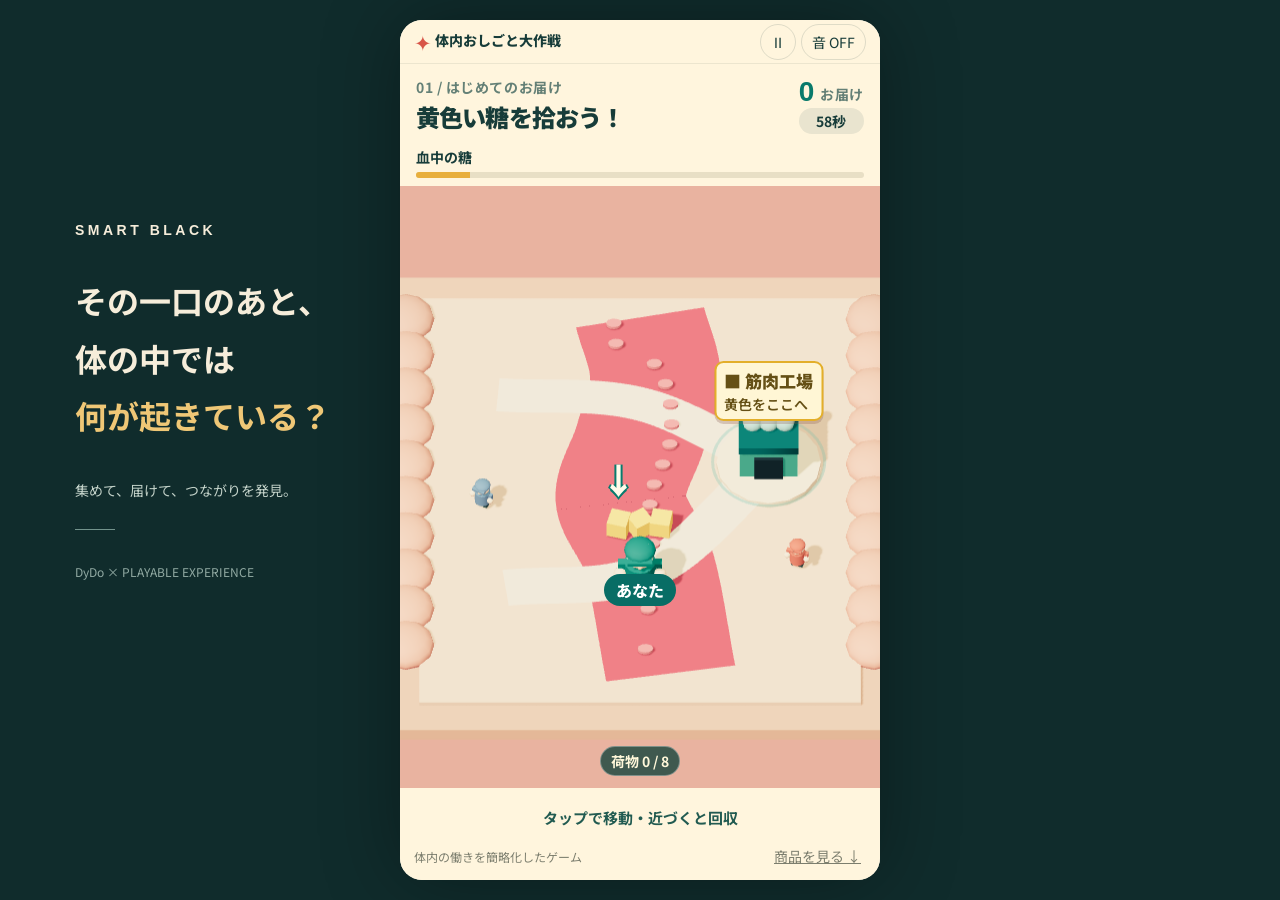
<file: index.html>
<!doctype html>
<html lang="ja"><head><meta charset="utf-8"><meta name="viewport" content="width=device-width,initial-scale=1,viewport-fit=cover"><meta name="theme-color" content="#183b3a"><meta name="description" content="体の中の小さな街で、糖・脂肪・コレステロールのおしごとを体験。スマートブラックの体験型LP。"><title>体内おしごと大作戦｜SMART BLACK</title><link rel="icon" type="image/svg+xml" href="data:image/svg+xml,%3Csvg xmlns='http://www.w3.org/2000/svg' viewBox='0 0 32 32'%3E%3Crect width='32' height='32' rx='9' fill='%23183b3a'/%3E%3Cpath d='M17 5 8 18h7l-1 9 10-15h-8z' fill='%23ffcf73'/%3E%3C/svg%3E"><link rel="stylesheet" href="style.css"><script type="module" src="game.js"></script><script src="product.js" defer></script></head>
<body>
<aside class="desktop-note"><span class="small-brand">SMART BLACK</span><p>その一口のあと、<br>体の中では<br><em>何が起きている？</em></p><span>集めて、届けて、つながりを発見。</span><div class="note-line"></div><small>DyDo × PLAYABLE EXPERIENCE</small></aside>
<main class="phone">
<section id="game" class="game-v2" aria-label="体内おしごと大作戦 3Dゲーム">
<header class="game-header"><a href="#game" id="home"><span class="brand-icon">✦</span> 体内おしごと大作戦</a><div><button id="pause" class="icon-btn" aria-label="一時停止">Ⅱ</button><button id="sound" class="icon-btn" aria-pressed="false">音 OFF</button></div></header>
<div class="game-hud"><div><span id="wave-label">01 / 食後のラッシュ</span><h1 id="mission-title">集めて、届けて、<br>街をまわそう。</h1></div><div class="hud-score"><b id="score">0</b><span>お届け</span><small id="timer">60秒</small></div></div>
<div class="city-meters" aria-label="体内の状況のイメージ"><div><span>血中の糖</span><i><b id="sugar-meter"></b></i></div><div><span>脂肪の蓄積</span><i><b id="fat-meter"></b></i></div><div><span>LDLの滞留</span><i><b id="chol-meter"></b></i></div></div>
<div id="playfield" class="world"><canvas id="world-canvas" tabindex="0" aria-label="指をスライドして配送係を動かす。PCでは矢印キーでも操作できます。"></canvas><div id="world-labels"><span id="player-label" class="player-label">あなた</span><span id="label-muscle" class="world-label teal">■ 筋肉工場<small>黄色をここへ</small></span><span id="label-fat" class="world-label gold">脂肪の貯蔵庫<small id="storage-count">蓄積 0</small></span><span id="label-liver" class="world-label violet">◆ 肝臓<small>紫をここへ</small></span></div><div id="combo" class="combo" hidden>3 COMBO!</div><div id="carry" class="carry">荷物 0 / 8</div><div id="joystick" hidden><i></i></div><div id="target-mark" class="target-mark" hidden>↓</div>
<div id="intro" class="intro-overlay"><div class="intro-content"><span class="intro-label">走って、集めて、まとめてお届け！</span><h2>体内おしごと<br><em>大作戦</em><span>!</span></h2><p>黄色い糖を拾って、工場へ！<br>行きたい場所をタップしよう。</p><button id="start" class="primary">街へ出発！ <span>→</span></button><small id="auto-label">読み込み中…</small></div></div>

<div id="result" class="result-overlay" hidden><span class="eyebrow">TODAY'S DELIVERY</span><h2>街のおしごと、<br>おつかれさま！</h2><div id="result-stars" class="result-stars">★★★</div><p><strong id="result-count">0</strong> お届け <span id="result-combo"></span></p><div id="result-summary" class="relation-summary"><b>体の中の、３つのつながり</b><span>余ったエネルギー → 脂肪として蓄積</span><span>脂肪の増えすぎ → 糖を取り込みにくく</span><span>取り込みにくさ → 脂質バランスにも影響</span></div><button id="result-lesson" class="text-btn">街で起きたことを振り返る ＋</button><button id="to-product" class="primary">３つが気になる、あなたへ →</button><button id="play-again" class="text-btn">↺ もう一度遊ぶ</button></div>
<div id="load-error" hidden><p>3D画面を読み込めませんでした。</p><button id="reload-game">再読み込み</button><button id="fallback-product">商品を見る</button></div></div>
<div class="game-controls"><div class="skill-buttons"><button id="magnet"><b>✦ まとめて回収</b><small id="magnet-note">近くの荷物を一気に！</small></button><button id="helper"><b>＋ 応援を呼ぶ</b><small id="helper-note">お届け 5個で解放</small></button></div><div id="world-message" class="play-status" role="status" aria-live="polite">タップで移動・近づくだけでお届け</div><div class="game-meta"><span>体内の働きを簡略化したゲーム</span><button id="skip">商品を見る ↓</button></div></div>
</section>
<section id="features" class="product-screen feature-screen" hidden aria-labelledby="feature-title"><header class="screen-header"><span>SMART BLACK</span><button class="note-open">商品情報・注記</button></header><div class="feature-body"><div class="feature-progress" aria-label="商品説明の進捗"><span id="feature-step">1 / 3</span><span>毎日の一杯で、３つの対策</span></div><div class="feature-visual"><video id="coffee-video" playsinline muted loop preload="metadata" poster="assets/product.webp" src="assets/coffee.mp4"></video><button id="video-toggle" aria-label="動画を再生">▶ 再生</button></div><span id="feature-audience" class="eyebrow"></span><h2 id="feature-title"></h2><p id="feature-copy" class="feature-copy"></p><button id="feature-evidence" class="text-btn">研究報告・試験条件を見る ＋</button><p class="feature-note">機能性関与成分HMPAの研究報告に基づきます。継続摂取を前提とし、ゲームの変化を再現するものではありません。</p></div><div class="screen-actions"><button id="open-cta" class="primary">次の特徴へ →</button><div class="feature-nav"><button id="feature-prev" class="text-btn">← 前へ</button><button id="feature-replay" class="text-btn">もう一度遊ぶ</button></div></div></section>
<section id="cta" class="product-screen cta-screen" hidden aria-labelledby="cta-title"><header class="screen-header"><span>SMART BLACK</span><button id="back-features">商品について</button></header><div class="cta-body"><span class="eyebrow">はじめての方限定・お一人様１箱限り</span><h2 id="cta-title">いつもの一杯を、<br>スマートブラックに。</h2><img class="cta-product" src="assets/product.webp" alt="スマートブラックの商品箱とスティック、コーヒー"><div class="offer-price"><span class="offer-badge">定期初回<br><b>半額</b></span><div><small>通常価格 <s>6,480円</s>（税込）</small><p><strong>3,240</strong><span>円<small>（税込）</small></span></p></div></div><p class="daily-use">1日1本。お湯でも水でも、おいしく。</p><p class="gift">約30日分 ＋ <strong>3本プレゼント</strong></p><div class="offer-perks"><span>送料無料</span><span>購入回数の縛りなし</span></div><p class="plan-note">定期２回目以降は5,832円（税込）。<br>お届け・休止・解約の詳細は申込ページをご確認ください。</p></div><div class="screen-actions"><a class="primary purchase" href="https://drinco.jp/shop/lp/sb_up1_form_index02_bs2_tk.aspx?sb_tracking=true">初回プランでお試しする <span>↗</span></a><div class="cta-foot"><button class="note-open">商品情報・注記</button><button id="cta-replay">もう一度遊ぶ</button></div><p class="nutrition">食生活は、主食、主菜、副菜を基本に、食事のバランスを。</p></div></section>
<dialog id="info-dialog"><button class="dialog-close" aria-label="閉じる">×</button><span class="eyebrow">SMART BLACK</span><h2 id="dialog-title">商品情報</h2><div id="dialog-content"></div></dialog>
</main>
<div id="toast" class="toast" role="status" aria-live="polite"></div>
</body></html>
</file>
<file: style.css>
@import url('https://fonts.googleapis.com/css2?family=Noto+Sans+JP:wght@400;500;600;700;800;900&display=swap');
:root{--ink:#173c39;--teal:#08786f;--gold:#f3ba56;--cream:#fff9ec;--coral:#d85548;font-family:'Noto Sans JP',sans-serif;color:var(--ink);background:#102c2c;font-synthesis:none}*{box-sizing:border-box}body{margin:0}button,input{font:inherit}button,a{-webkit-tap-highlight-color:transparent;touch-action:manipulation}button{cursor:pointer;color:inherit}button:disabled{cursor:default;opacity:.55}a{color:inherit}[hidden]{display:none!important}button:focus-visible,a:focus-visible,canvas:focus-visible{outline:3px solid #f9bf55;outline-offset:2px}.phone{width:100%;max-width:480px;margin:auto;background:var(--cream);box-shadow:0 0 80px #0005;overflow:hidden}.desktop-note{position:fixed;width:270px;left:calc(50% - 565px);top:24%;color:#f6edda}.small-brand{font:700 14px Arial;letter-spacing:.25em}.desktop-note p{font-size:32px;line-height:1.8;font-weight:700}.desktop-note em{font-style:normal;color:#efc776}.desktop-note>span:not(.small-brand){font-size:14px;color:#c3d2c9}.note-line{width:40px;height:1px;background:#73938c;margin:28px 0}.desktop-note small{font-size:12px;color:#91aaa3}.game-v2{height:100svh;min-height:650px;max-height:1000px;display:flex;flex-direction:column;background:#fff5dd}.game-header{height:48px;display:flex;justify-content:space-between;align-items:center;padding:0 16px;flex-shrink:0;border-bottom:1px solid #233e3416}.game-header a{font-size:14px;font-weight:800;text-decoration:none}.brand-icon{color:var(--coral);font-size:21px;vertical-align:middle}.icon-btn{font-size:12px;border:1px solid #183b3924;background:transparent;border-radius:20px;padding:6px 10px;margin-left:5px;min-width:35px}.game-hud{display:flex;justify-content:space-between;align-items:center;padding:12px 20px 8px;flex-shrink:0}.game-hud>div>span{font-size:12px;letter-spacing:.04em;color:#648076;font-weight:700}.game-hud h1{font-size:25px;line-height:1.35;margin:4px 0 0;font-weight:900;letter-spacing:-.035em}.hud-score{display:grid;grid-template-columns:auto auto;gap:0 6px;align-items:end;text-align:center}.hud-score b{font:bold 31px Arial;color:#097a6b}.hud-score>span{font-size:12px!important;padding-bottom:4px}.hud-score small{grid-column:1/3;font-size:13px;font-weight:700;border-radius:20px;padding:3px 8px;background:#e9e4cf}.city-meters{display:flex;gap:10px;padding:7px 20px 12px;flex-shrink:0}.city-meters>div{flex:1}.city-meters span{font-size:12px;font-weight:700}.city-meters i{display:block;margin-top:4px;border-radius:4px;background:#e8dfc5;height:6px;overflow:hidden}.city-meters b{display:block;height:100%;width:0;transition:width .3s;background:#e8af3c}.city-meters>div:nth-child(2) b{background:#e8794c}.city-meters>div:nth-child(3) b{background:#9a80c0}.world{position:relative;flex:1;min-height:330px;isolation:isolate;background:#e9b3a0;overflow:hidden;touch-action:none}#world-canvas{width:100%;height:100%;display:block;touch-action:none;outline:none}#world-labels{position:absolute;inset:0;pointer-events:none}.world-label{position:absolute;transform:translate(-50%,-100%);font-size:14px;white-space:nowrap;border-radius:9px;padding:6px 10px;background:#fffbeeea;box-shadow:0 3px 0 #88594c44;font-weight:900;border:2px solid #408876;color:#236459}.world-label small{display:block;font-size:11px;font-weight:600;margin-top:1px}.world-label.gold{color:#825321;border-color:#c89d4c}.world-label.violet{color:#695985;border-color:#9e8cbc}.world-message{position:absolute;left:12px;right:12px;bottom:12px;padding:10px 8px;background:#fff9eee8;border:1px solid #fff9;border-radius:10px;color:#60483f;text-align:center;font-size:13px;font-weight:800;pointer-events:none;box-shadow:0 2px 10px #6a40381c}.carry{position:absolute;bottom:62px;left:50%;transform:translateX(-50%);background:#264c44df;color:#fff8da;border:1px solid #fff5;padding:5px 12px;border-radius:20px;white-space:nowrap;font-size:12px;font-weight:700;pointer-events:none}.carry.full{background:#b85b34}.target-mark{position:absolute;transform:translate(-50%,-100%);color:#fffbea;font-size:35px;text-shadow:0 3px 0 #077b6e,2px 0 0 #077b6e,-2px 0 0 #077b6e;font-weight:900;pointer-events:none;animation:bob .8s infinite alternate}#joystick{position:absolute;width:90px;height:90px;border:2px solid #fff9;border-radius:50%;background:#fff3;transform:translate(-50%,-50%);pointer-events:none;z-index:8}#joystick i{position:absolute;left:25px;top:25px;width:36px;height:36px;border-radius:50%;background:#fff9;border:2px solid white;box-shadow:0 3px 5px #49342d44}.combo{position:absolute;top:35%;left:50%;transform:translate(-50%,-50%) rotate(-6deg);font:900 31px Arial;color:#fff0a0;text-shadow:0 3px #845225,-2px 0 #845225,2px 0 #845225;white-space:nowrap;pointer-events:none}.combo.show{animation:combo .6s}.game-controls{padding:11px 15px 7px;flex-shrink:0}.skill-buttons{display:flex;gap:10px}.skill-buttons button{flex:1;background:#087d70;color:#fff6dc;border:1px solid #036457;border-radius:11px;padding:9px 4px;box-shadow:0 3px 0 #03554c;min-height:52px}.skill-buttons button:last-child{background:#edb964;color:#694713;border-color:#ca9544;box-shadow:0 3px 0 #b98432}.skill-buttons b{display:block;font-size:14px}.skill-buttons small{display:block;font-size:11px;margin-top:3px}.game-controls>p{font-size:12px;text-align:center;margin:11px 0 7px;font-weight:600;line-height:1.6}.game-meta{display:flex;justify-content:space-between;align-items:center;gap:8px;color:#7c7e6e}.game-meta>span{font-size:10px}.game-meta button{border:0;background:none;font-size:12px;text-decoration:underline;white-space:nowrap;padding:5px}.intro-overlay{position:absolute;inset:0;z-index:25;display:flex;align-items:safe center;justify-content:center;padding:18px;background:#482c2422;backdrop-filter:blur(2px);overflow-y:auto}.intro-content{width:100%;text-align:center;background:#fff9e8f2;border:1px solid #fffb;box-shadow:0 16px 60px #552b3245;border-radius:22px;padding:20px 18px 15px}.intro-label{font-size:12px;letter-spacing:.03em;background:#efe5cd;padding:6px 10px;border-radius:20px;font-weight:700}.intro-content h2{font-size:30px;line-height:1.35;font-weight:900;margin:16px 0 10px;letter-spacing:-.04em}.intro-content h2 em{font-style:normal;font-size:49px;color:var(--coral);text-shadow:0 3px 0 #edb777;letter-spacing:.02em}.intro-content h2>span{font-size:52px;color:var(--coral)}.intro-content p{font-size:15px;line-height:1.7;font-weight:600;margin:0 0 16px}.primary{border:0;border-radius:12px;background:var(--teal);color:#fffef0;box-shadow:0 4px 0 #04594f;display:flex;justify-content:center;align-items:center;gap:10px;width:100%;min-height:52px;padding:13px;font-size:15px;font-weight:800;text-decoration:none}.primary:active{transform:translateY(2px);box-shadow:0 1px 0 #04594f}.primary>span{margin-left:auto}.intro-content>small{display:block;margin-top:12px;font-size:12px;color:#767267}.discovery{position:absolute;left:14px;right:14px;top:50%;transform:translateY(-50%);background:#fff9e8f5;border:2px solid #fff;border-radius:18px;padding:21px;box-shadow:0 10px 80px #502e4b88;z-index:22}.discovery>span{font-size:12px;color:#a16c25;font-weight:800}.discovery h2{font-size:23px;line-height:1.5;letter-spacing:-.03em;margin:11px 0}.discovery p{font-size:14px;line-height:1.9;margin:0 0 16px}.discovery button{width:100%;background:#117e70;border:0;color:#fffce9;padding:13px;border-radius:10px;font-size:14px;font-weight:700}.result-overlay{position:absolute;inset:0;z-index:30;padding:20px;background:#173d39f5;color:var(--cream);display:flex;flex-direction:column;align-items:center;justify-content:center;text-align:center;overflow-y:auto}.eyebrow{font-size:12px;font-weight:800;letter-spacing:.06em;color:var(--teal);display:block}.result-overlay .eyebrow{color:#e9c477}.result-overlay h2{font-size:26px;line-height:1.45;margin:8px 0}.result-stars{color:#f2c76a;font-size:28px;letter-spacing:8px}.result-overlay>p{margin:4px 0 12px;font-size:14px}.result-overlay p strong{font-size:29px}.result-overlay p>span{font-size:12px;margin-left:8px}.relation-summary{background:#ffffff12;border:1px solid #ffffff18;border-radius:12px;padding:12px;width:100%;margin-bottom:15px;text-align:left}.relation-summary b{font-size:13px;display:block;color:#e6c984;margin-bottom:6px}.relation-summary span{display:block;font-size:12px;line-height:1.9}.result-overlay .primary{background:#e5bd71;color:#254033;box-shadow:0 3px 0 #aa8448}.text-btn{border:0;background:none;font-size:13px;padding:10px;color:inherit}.result-overlay .text-btn{color:#eee8d4}.product-screen{min-height:100svh;display:flex;flex-direction:column;background:#fff9ee}.screen-header{height:50px;display:flex;align-items:center;justify-content:space-between;padding:0 21px;border-bottom:1px solid #163b3214;flex-shrink:0}.screen-header>span{font:700 13px Arial;letter-spacing:.16em}.screen-header button,.cta-foot button{border:0;background:none;font-size:12px;text-decoration:underline;padding:6px;color:#617364}.feature-body{padding:20px 24px 8px;flex:1}.feature-body h2{font-size:31px;line-height:1.4;margin:10px 0 16px;font-weight:900;letter-spacing:-.03em}.feature-body h2 em{font-style:normal;color:#9d762f}.feature-visual{position:relative;border-radius:14px;overflow:hidden;background:#392718}.feature-visual video{width:100%;height:160px;display:block;object-fit:cover}.feature-visual button{position:absolute;bottom:8px;right:8px;background:#fffcebdd;border:0;border-radius:20px;font-size:12px;padding:6px 10px}.feature-list{margin:13px 0}.feature-row{display:flex;align-items:center;text-align:left;gap:10px;padding:10px 0;width:100%;background:none;border:0;border-bottom:1px solid #dfdfd2}.feature-row>b{font:bold 16px Arial;color:#a6864d}.feature-row>span{flex:1}.feature-row strong{font-size:15px;display:block}.feature-row small{font-size:12px;color:#6e7769}.feature-row i{font-style:normal;color:#9e804e;font-size:22px}.easy-points{display:flex;flex-wrap:wrap;justify-content:center;gap:5px}.easy-points span{font-size:11px;font-weight:700;padding:5px 7px;background:#e7ebdd;border-radius:5px}.feature-note{font-size:11px;line-height:1.65;color:#7a7b6b;margin:12px 0 0}.screen-actions{padding:12px 24px 14px;text-align:center;flex-shrink:0}.screen-actions .text-btn{margin-top:6px}.cta-screen{background:radial-gradient(ellipse at 50% 22%,#fffef5,#f1e3c4)}.cta-body{padding:22px 24px 0;flex:1;text-align:center}.cta-body h2{font-size:28px;line-height:1.5;letter-spacing:-.03em;margin:12px 0 14px}.cta-product{width:100%;height:190px;object-fit:cover;border-radius:16px;display:block;box-shadow:0 7px 28px #6a492721}.offer-price{display:flex;justify-content:center;gap:14px;align-items:center;margin:20px 0 6px;text-align:left}.offer-badge{display:block;background:#b6452d;color:#fff1c3;border-radius:9px;padding:9px 11px;line-height:1.2;font-size:13px;text-align:center}.offer-badge b{font-size:24px;line-height:1.4}.offer-price>div>small{font-size:12px;color:#806e51}.offer-price p{display:flex;align-items:center;gap:4px;color:#ae3d2d;margin:0}.offer-price p>strong{font:700 57px Arial;letter-spacing:-.04em}.offer-price p>span{font-size:20px;font-weight:800}.offer-price p>span small{display:block;font-size:10px}.gift{font-size:16px;margin:7px 0 11px}.gift strong{color:#aa3e2c}.offer-perks{display:flex;justify-content:center;gap:9px}.offer-perks span{background:#fff8e9;border:1px solid #cbb683;padding:6px 9px;font-size:12px;font-weight:700;border-radius:6px}.plan-note{font-size:11px;line-height:1.8;color:#756b56;margin:12px 0 0}.purchase{background:#b74a2e;box-shadow:0 4px 0 #81351f}.cta-foot{display:flex;justify-content:center;gap:12px;margin-top:9px}.nutrition{font-size:10px;line-height:1.7;color:#887b61;margin:4px 0 0}dialog{max-width:440px;width:calc(100% - 30px);max-height:85svh;border:0;border-radius:19px;background:#fffaf0;color:var(--ink);padding:28px 23px;box-shadow:0 20px 80px #0004}dialog::backdrop{background:#173b39b8;backdrop-filter:blur(4px)}.dialog-close{position:absolute;right:10px;top:8px;font-size:26px;background:none;border:0;padding:5px 10px}dialog h2{font-size:23px;line-height:1.6}dialog h3{font-size:16px}dialog p{font-size:14px;line-height:1.9}dialog img{width:100%}#load-error{position:absolute;inset:0;z-index:50;background:#fff5df;display:grid;place-content:center;gap:15px;padding:25px;text-align:center}#load-error button{padding:14px;border:0;background:#08776b;color:white;border-radius:10px}.toast{display:none}
@keyframes combo{0%{scale:.6}40%{scale:1.2}100%{scale:1}}@keyframes bob{to{margin-top:-8px}}@media(min-width:700px){.phone{margin:20px auto;border-radius:22px}.game-v2,.product-screen{height:calc(100svh - 40px);min-height:820px;max-height:980px}.feature-body{padding-top:30px}.feature-visual video{height:190px}.cta-body{padding-top:30px}.cta-product{height:230px}}@media(max-width:1090px){.desktop-note{display:none}}@media(max-width:370px){.game-header{padding:0 12px}.game-header a{font-size:12px}.game-hud{padding:10px 16px 7px}.game-hud h1{font-size:23px}.game-controls{padding:9px 11px 6px}.skill-buttons b{font-size:13px}.city-meters{padding:5px 16px 10px}.intro-content h2{font-size:27px}.intro-content h2 em{font-size:43px}.world-label{font-size:12px;padding:4px 7px}.world-label small{font-size:10px}.feature-body,.cta-body{padding-left:19px;padding-right:19px}.feature-row strong{font-size:14px}.offer-price p>strong{font-size:51px}.result-overlay{padding:15px}.result-overlay h2{font-size:23px}.relation-summary span{font-size:11px}.relation-summary{padding:9px}}@media(max-height:740px) and (max-width:699px){.game-v2{min-height:650px}.game-hud h1{font-size:22px}.game-hud{padding-top:9px}.world{min-height:330px}.feature-body{padding-top:14px}.feature-body h2{font-size:27px;margin:7px 0 11px}.feature-visual video{height:130px}.feature-row{padding:7px 0}.feature-note{margin-top:8px}.screen-actions{padding-top:8px;padding-bottom:10px}.cta-body{padding-top:15px}.cta-body h2{font-size:25px;margin:9px 0 11px}.cta-product{height:155px}.offer-price{margin-top:13px}.plan-note{margin-top:8px}.intro-content h2 em{font-size:40px}.intro-content h2>span{font-size:42px}.intro-content{padding:16px}.intro-content p{font-size:14px}.discovery{padding:16px}.discovery h2{font-size:21px}.result-overlay h2{font-size:23px}.result-stars{font-size:22px}.relation-summary{padding:8px;margin-bottom:10px}.relation-summary span{font-size:11px}.result-overlay{justify-content:flex-start;padding-top:15px}.result-overlay .primary{min-height:46px;padding:10px}}
@media(prefers-reduced-motion:reduce){*{animation-duration:.01ms!important;transition-duration:.01ms!important}}
/* Readable, progressive layout. Keep one immediate task in focus. */
.game-v2{height:100svh;min-height:600px;max-height:none}.game-header{height:44px;padding:0 14px}.game-header a{font-size:14px}.icon-btn{font-size:14px;min-height:36px}.game-hud{padding:10px 16px 6px;min-height:70px}.game-hud h1{font-size:24px;line-height:1.3;margin:3px 0}.game-hud>div>span{font-size:14px}.hud-score b{font-size:28px}.hud-score>span{font-size:14px!important}.hud-score small{font-size:14px}.city-meters{padding:3px 16px 8px;gap:12px}.city-meters span{font-size:14px}.world{min-height:290px}.world-label{font-size:17px;padding:5px 8px;border-radius:9px}.world-label small{font-size:14px}.world-label.teal{border-color:#e3af2a;color:#655015;background:#fff6d5}.world-label.violet{background:#f0eaff}.player-label{position:absolute;transform:translate(-50%,-100%);border-radius:18px;padding:4px 12px;background:#086d65;color:white;font-size:16px;font-weight:800;white-space:nowrap}.world-message{font-size:16px;bottom:9px;padding:10px;line-height:1.5}.carry{font-size:15px;bottom:67px}.game-controls{padding:8px 14px 6px}.skill-buttons:has(button:not([hidden])){margin-bottom:8px}.skill-buttons{gap:8px}.skill-buttons button{min-height:44px;padding:7px 4px}.skill-buttons b{font-size:16px}.skill-buttons small{font-size:14px}.game-controls>p{font-size:15px;margin:4px 0 3px;line-height:1.5}.game-meta>span{font-size:12px}.game-meta button{font-size:14px;min-height:36px}.intro-content p{font-size:18px;line-height:1.7}.intro-label,.intro-content>small{font-size:14px}.primary{font-size:18px;min-height:54px}.intro-content h2{font-size:27px}.intro-content h2 em{font-size:43px}.discovery{top:10px;transform:none;left:12px;right:12px;padding:12px 15px;pointer-events:none;box-shadow:0 6px 20px #502e4b40;border-left:5px solid #c8903d}.discovery>span{font-size:14px}.discovery h2{font-size:20px;margin:4px 0}.discovery p{font-size:15px;line-height:1.55;margin:0}.discovery button{display:none}.result-overlay{justify-content:center;padding:20px}.result-overlay h2{font-size:28px}.result-overlay>p,.relation-summary span{font-size:16px}.relation-summary b{font-size:17px}.relation-summary{padding:15px}.text-btn{font-size:15px;min-height:44px}.result-overlay p>span{font-size:14px}.eyebrow{font-size:14px;letter-spacing:.02em}.product-screen{height:auto;min-height:100svh;max-height:none}.screen-header button,.cta-foot button{font-size:14px;min-height:44px}.feature-body{padding:20px 22px 8px}.feature-progress{display:flex;align-items:center;gap:14px;font-size:14px;font-weight:700;margin-bottom:18px}.feature-progress>span:first-child{border-radius:20px;background:#e4ebdd;padding:7px 12px;white-space:nowrap}.feature-visual{margin-bottom:22px}.feature-visual video{width:100%;height:auto;aspect-ratio:16/9;object-fit:contain;background:#34271e}.feature-visual button{font-size:14px;min-height:36px}.feature-body h2{white-space:pre-line;font-size:29px;margin:10px 0 14px;line-height:1.45}.feature-copy{font-size:18px;line-height:1.8;margin:0 0 9px}.feature-body>.text-btn{padding-left:0;color:#43645a;text-decoration:underline}.feature-note{font-size:14px;line-height:1.75;margin:12px 0}.feature-nav{display:flex;justify-content:space-between;gap:10px;margin-top:8px}.screen-actions{padding:16px 22px 20px}.cta-body{padding:22px 22px 0}.cta-body h2{font-size:28px;margin:12px 0 18px}.cta-product{height:auto;width:100%;aspect-ratio:100/63;object-fit:contain}.offer-price{margin-top:18px;gap:12px}.offer-price>div>small{font-size:14px}.offer-price p>strong{font-size:54px}.offer-price p>span small{font-size:12px}.offer-badge{font-size:14px}.gift{font-size:18px}.daily-use{font-size:16px;margin:14px 0}.offer-perks span{font-size:14px}.plan-note,.nutrition{font-size:14px;line-height:1.8}.nutrition{margin-top:12px}dialog p{font-size:17px}dialog{padding:26px 20px}dialog img{height:auto;object-fit:contain}
@media(min-width:700px){.game-v2{height:calc(100svh - 40px);min-height:640px;max-height:1000px}.product-screen{min-height:calc(100svh - 40px);height:auto;max-height:none}.phone{margin:20px auto}.feature-body{padding-top:24px}}
@media(max-width:370px){.game-hud h1{font-size:21px}.world-label{font-size:15px;padding:4px 6px}.world-label small{font-size:13px}.game-meta>span{max-width:185px}.game-hud>div>span{font-size:13px}.game-controls>p{font-size:14px}.feature-body h2{font-size:26px}.feature-body,.cta-body{padding-left:18px;padding-right:18px}.offer-price p>strong{font-size:48px}.offer-price>div>small{font-size:13px}.intro-content p{font-size:16px}}
@media(max-height:700px){.skill-buttons small{display:none}.game-controls>p{margin:2px 0}.game-meta>span{display:none}.game-meta{justify-content:flex-end}.world{min-height:265px}.intro-content h2{margin:8px 0}.intro-content p{margin-bottom:12px}.intro-content{padding:14px}.discovery h2{font-size:18px}.discovery p{font-size:14px}}

.product-screen{height:100svh;min-height:0;max-height:none;overflow:hidden}.feature-body,.cta-body{overflow-y:auto;min-height:0;flex:1}.screen-actions{background:#fff9ee;border-top:1px solid #173c3918;padding:12px 22px 10px}.feature-progress{margin-bottom:12px}.feature-visual{margin-bottom:16px}.feature-body h2{margin:8px 0 10px}.feature-copy{line-height:1.65}.feature-note{margin:8px 0}.feature-nav{margin-top:2px}.cta-screen .screen-actions{background:#f6ebd4}.cta-foot{margin-top:5px}.nutrition{font-size:12px;margin:5px 0}.screen-actions .text-btn{margin-top:0}.feature-body>.text-btn{font-size:14px}.feature-note{font-size:14px;line-height:1.6}@media(min-width:700px){.product-screen{height:calc(100svh - 40px);min-height:600px}}

/* Gameplay stays clear: feedback occupies a reserved row outside the canvas. */
.play-status{display:flex;align-items:center;justify-content:center;height:42px;overflow:hidden;font-size:15px;font-weight:700;line-height:1.4;text-align:center;color:#225b51;padding:3px 0;pointer-events:none}.carry{bottom:12px;font-size:14px;padding:4px 10px}.combo{left:auto;right:12px;top:16px;transform:none;font-size:24px}.result-overlay #result-lesson{margin:0 0 8px;padding:5px 10px;text-decoration:underline}.result-overlay .relation-summary{margin-bottom:4px}@media(max-height:700px){.play-status{height:36px;font-size:14px}.result-overlay h2{font-size:24px;margin:3px 0}.result-overlay{padding:14px}.result-overlay .relation-summary{padding:10px}.result-overlay .relation-summary span{font-size:14px}.result-overlay .relation-summary b{font-size:15px}.result-overlay>p{margin:3px 0 7px}.result-overlay #result-lesson{min-height:36px;margin-bottom:5px}}
</file>
